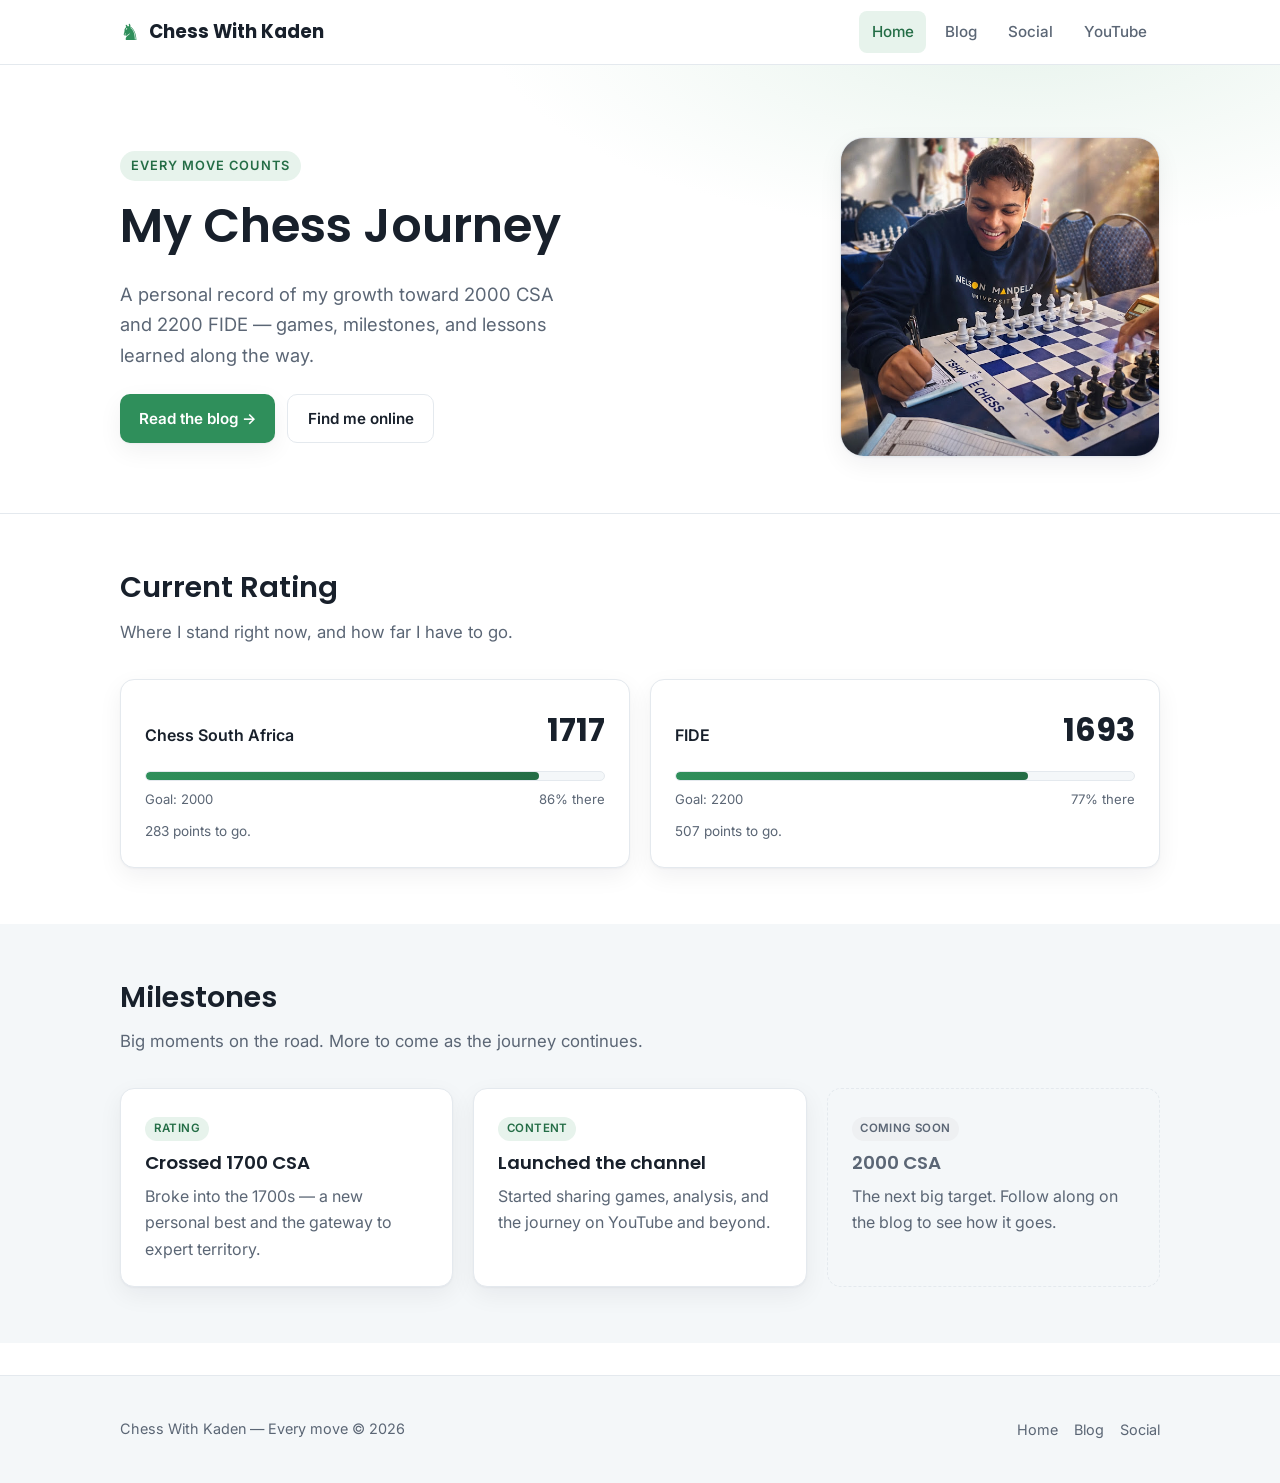
<file: index.html>
<!DOCTYPE html>
<html lang="en">
<head>
  <meta charset="UTF-8" />
  <meta name="viewport" content="width=device-width, initial-scale=1.0" />
  <title>Chess With Kaden — My Chess Journey</title>
  <meta name="description" content="Follow Kaden's chess journey — rating progress, milestones, content and more. Chasing 2000 CSA and 2200 FIDE." />

  <link rel="apple-touch-icon" sizes="180x180" href="favicon_io/apple-touch-icon.png" />
  <link rel="icon" type="image/png" sizes="32x32" href="favicon_io/favicon-32x32.png" />
  <link rel="icon" type="image/png" sizes="16x16" href="favicon_io/favicon-16x16.png" />
  <link rel="manifest" href="favicon_io/site.webmanifest" />

  <link rel="preconnect" href="https://fonts.googleapis.com" />
  <link rel="preconnect" href="https://fonts.gstatic.com" crossorigin />
  <link href="https://fonts.googleapis.com/css2?family=Inter:wght@400;500;600&family=Poppins:wght@500;600;700&display=swap" rel="stylesheet" />
  <link rel="stylesheet" href="style.css" />
</head>
<body>

  <header class="site-nav">
    <div class="container nav-inner">
      <a href="index.html" class="brand"><span class="piece">&#9822;</span> Chess With Kaden</a>
      <button class="nav-toggle" aria-label="Toggle menu" aria-expanded="false">&#9776;</button>
      <ul class="nav-links">
        <li><a href="index.html" class="active">Home</a></li>
        <li><a href="blog.html">Blog</a></li>
        <li><a href="social.html">Social</a></li>
        <li><a href="https://youtube.com/@ChessWithKaden" target="_blank" rel="noopener">YouTube</a></li>
      </ul>
    </div>
  </header>

  <section class="hero">
    <div class="container hero-grid">
      <div>
        <span class="eyebrow">Every move counts</span>
        <h1>My Chess Journey</h1>
        <p class="lead">A personal record of my growth toward 2000 CSA and 2200 FIDE — games, milestones, and lessons learned along the way.</p>
        <div class="btn-row">
          <a href="blog.html" class="btn btn-primary">Read the blog &rarr;</a>
          <a href="social.html" class="btn btn-ghost">Find me online</a>
        </div>
      </div>
      <img class="hero-avatar" src="Images/chess with kaden yt profle image.jpg" alt="Chess With Kaden" />
    </div>
  </section>

  <section class="section">
    <div class="container">
      <div class="section-head">
        <h2>Current Rating</h2>
        <p>Where I stand right now, and how far I have to go.</p>
      </div>

      <div class="grid grid-2">
        <div class="card rating-card">
          <div class="rating-top">
            <span class="label">Chess South Africa</span>
            <span class="score">1717</span>
          </div>
          <div class="progress"><span style="width: 85.85%"></span></div>
          <div class="progress-meta">
            <span>Goal: 2000</span>
            <span>86% there</span>
          </div>
          <p class="sub" style="margin:.6rem 0 0">283 points to go.</p>
        </div>

        <div class="card rating-card">
          <div class="rating-top">
            <span class="label">FIDE</span>
            <span class="score">1693</span>
          </div>
          <div class="progress"><span style="width: 76.95%"></span></div>
          <div class="progress-meta">
            <span>Goal: 2200</span>
            <span>77% there</span>
          </div>
          <p class="sub" style="margin:.6rem 0 0">507 points to go.</p>
        </div>
      </div>
    </div>
  </section>

  <section class="section soft">
    <div class="container">
      <div class="section-head">
        <h2>Milestones</h2>
        <p>Big moments on the road. More to come as the journey continues.</p>
      </div>

      <div class="grid grid-3">
        <div class="card">
          <span class="tag">Rating</span>
          <h3 style="margin-top:.7rem">Crossed 1700 CSA</h3>
          <p style="margin-bottom:0">Broke into the 1700s — a new personal best and the gateway to expert territory.</p>
        </div>
        <div class="card">
          <span class="tag">Content</span>
          <h3 style="margin-top:.7rem">Launched the channel</h3>
          <p style="margin-bottom:0">Started sharing games, analysis, and the journey on YouTube and beyond.</p>
        </div>
        <div class="card" style="border-style:dashed; box-shadow:none; background:transparent;">
          <span class="tag" style="background:#eef0f2; color:var(--text-muted)">Coming soon</span>
          <h3 style="margin-top:.7rem; color:var(--text-muted)">2000 CSA</h3>
          <p style="margin-bottom:0">The next big target. Follow along on the blog to see how it goes.</p>
        </div>
      </div>
    </div>
  </section>

  <footer class="site-footer">
    <div class="container footer-inner">
      <p>Chess With Kaden — Every move &copy; 2026</p>
      <ul class="footer-links">
        <li><a href="index.html">Home</a></li>
        <li><a href="blog.html">Blog</a></li>
        <li><a href="social.html">Social</a></li>
      </ul>
    </div>
  </footer>

  <script>
    const toggle = document.querySelector('.nav-toggle');
    const links = document.querySelector('.nav-links');
    toggle?.addEventListener('click', () => {
      const open = links.classList.toggle('open');
      toggle.setAttribute('aria-expanded', open);
    });
  </script>
</body>
</html>
</file>
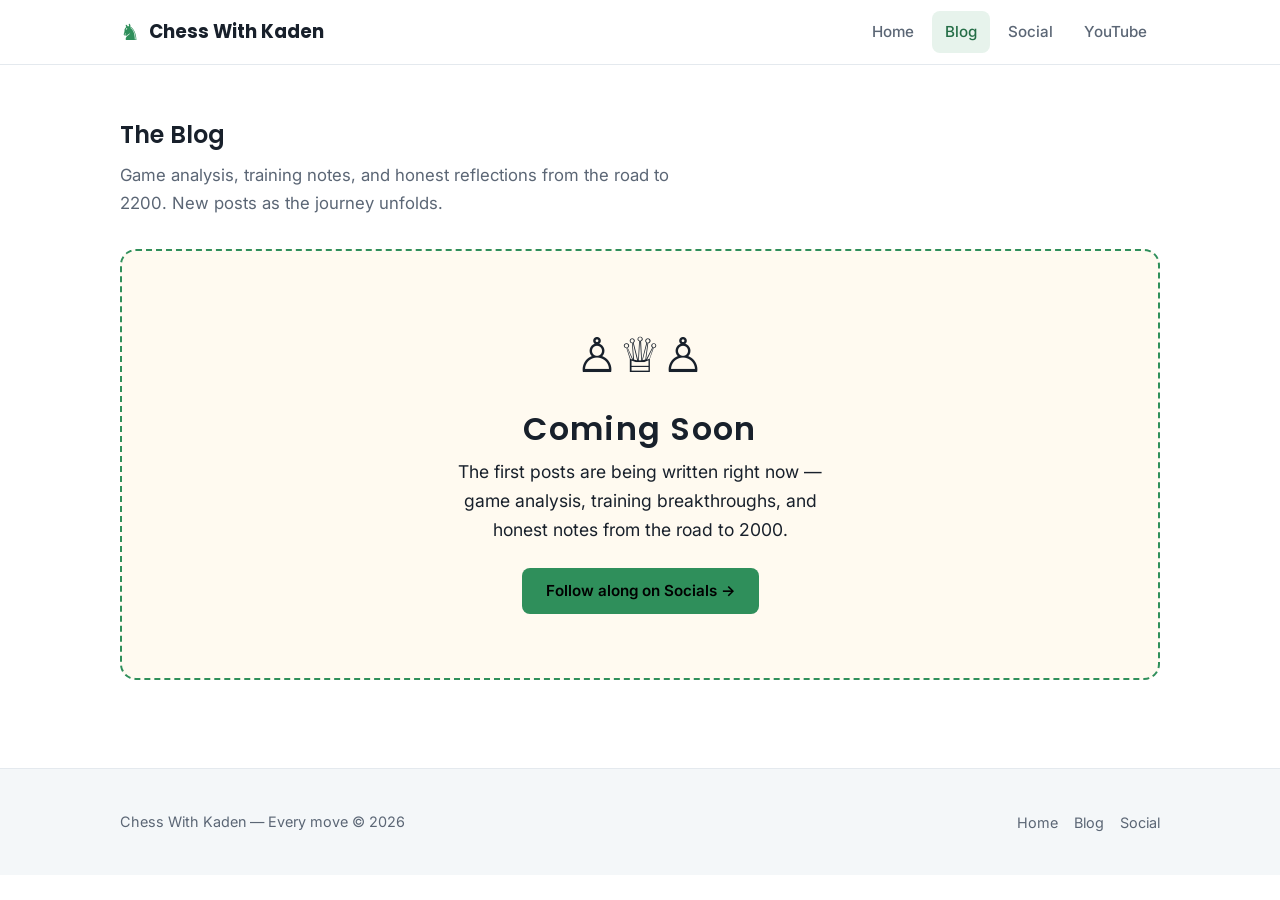
<file: blog.html>
<!DOCTYPE html>
<html lang="en">
<head>
  <meta charset="UTF-8" />
  <meta name="viewport" content="width=device-width, initial-scale=1.0" />
  <title>Blog — Chess With Kaden</title>
  <meta name="description" content="Chess With Kaden's blog — game analysis, training notes, and reflections on the road to 2000." />

  <link rel="apple-touch-icon" sizes="180x180" href="favicon_io/apple-touch-icon.png" />
  <link rel="icon" type="image/png" sizes="32x32" href="favicon_io/favicon-32x32.png" />
  <link rel="icon" type="image/png" sizes="16x16" href="favicon_io/favicon-16x16.png" />
  <link rel="manifest" href="favicon_io/site.webmanifest" />

  <link rel="preconnect" href="https://fonts.googleapis.com" />
  <link rel="preconnect" href="https://fonts.gstatic.com" crossorigin />
  <link href="https://fonts.googleapis.com/css2?family=Inter:wght@400;500;600&family=Poppins:wght@500;600;700&display=swap" rel="stylesheet" />
  <link rel="stylesheet" href="style.css" />
</head>
<body>

  <header class="site-nav">
    <div class="container nav-inner">
      <a href="index.html" class="brand"><span class="piece">&#9822;</span> Chess With Kaden</a>
      <button class="nav-toggle" aria-label="Toggle menu" aria-expanded="false">&#9776;</button>
      <ul class="nav-links">
        <li><a href="index.html">Home</a></li>
        <li><a href="blog.html" class="active">Blog</a></li>
        <li><a href="social.html">Social</a></li>
        <li><a href="https://youtube.com/@ChessWithKaden" target="_blank" rel="noopener">YouTube</a></li>
      </ul>
    </div>
  </header>

  <section class="section">
    <div class="container">
      <div class="section-head">
        <h1>The Blog</h1>
        <p>Game analysis, training notes, and honest reflections from the road to 2200. New posts as the journey unfolds.</p>
      </div>

      <div style="text-align:center; padding:4rem 1rem; border:2px dashed var(--accent, #f0a500); border-radius:1rem; background:rgba(240,165,0,.06);">
        <div style="font-size:3rem; margin-bottom:1rem;">&#9817;&#9813;&#9817;</div>
        <h2 style="font-size:2rem; margin:0 0 .5rem; letter-spacing:.04em;">Coming Soon</h2>
        <p style="font-size:1.1rem; color:var(--muted); max-width:34ch; margin:0 auto 1.5rem;">
          The first posts are being written right now — game analysis, training breakthroughs, and honest notes from the road to 2000.
        </p>
        <a href="social.html" class="btn" style="display:inline-block; padding:.65rem 1.5rem; background:var(--accent,#f0a500); color:#000; font-weight:600; border-radius:.5rem; text-decoration:none;">
          Follow along on Socials &rarr;
        </a>
      </div>
    </div>
  </section>

  <footer class="site-footer">
    <div class="container footer-inner">
      <p>Chess With Kaden — Every move &copy; 2026</p>
      <ul class="footer-links">
        <li><a href="index.html">Home</a></li>
        <li><a href="blog.html">Blog</a></li>
        <li><a href="social.html">Social</a></li>
      </ul>
    </div>
  </footer>

  <script>
    const toggle = document.querySelector('.nav-toggle');
    const links = document.querySelector('.nav-links');
    toggle?.addEventListener('click', () => {
      const open = links.classList.toggle('open');
      toggle.setAttribute('aria-expanded', open);
    });
  </script>
</body>
</html>
</file>
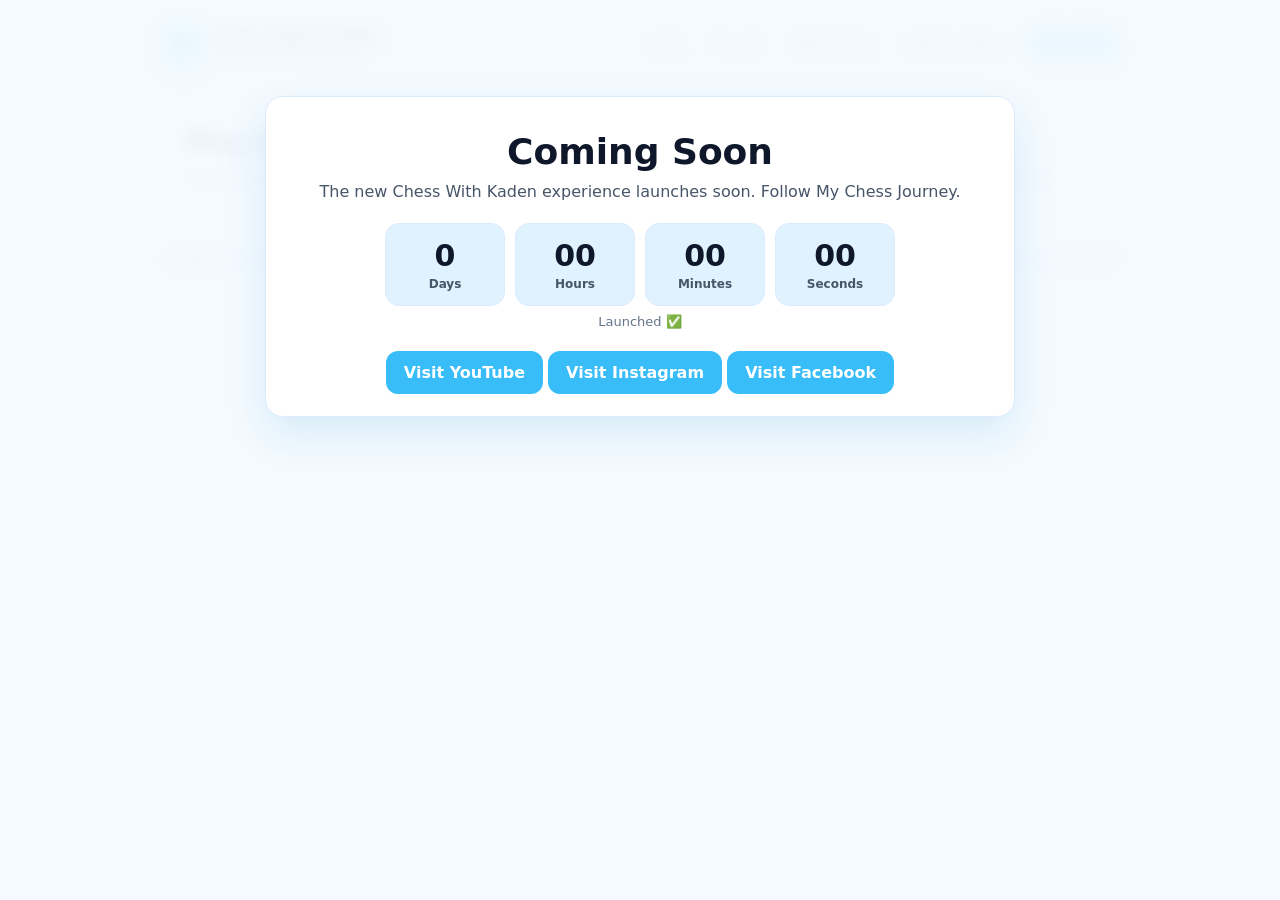
<file: index-dev.html>
<!DOCTYPE html>
<html lang="en">
<head>
  <meta charset="UTF-8" />
  <meta name="viewport" content="width=device-width, initial-scale=1.0"/>
  <title>Chess With Kaden</title>
  <meta name="description" content="Chess With Kaden — practical chess improvement." />

  <style>
    :root{
      --bg:#f4faff;
      --panel:#ffffff;
      --accent:#38bdf8;
      --accent-soft:#e0f2fe;
      --text:#0f172a;
      --muted:#475569;
      --line:#dbeafe;
      --radius:14px;
      --max: 1000px;
    }

    *{box-sizing:border-box}
    body{
      margin:0;
      font-family:system-ui,-apple-system,Segoe UI,Roboto,Arial;
      background:var(--bg);
      color:var(--text);
    }

    body::before{
      content:"";
      position:fixed;
      inset:0;
      pointer-events:none;
      opacity:.35;
      z-index:-1;
      background:
        linear-gradient(45deg, rgba(56,189,248,.08) 25%, transparent 25%) 0 0/44px 44px,
        linear-gradient(45deg, transparent 75%, rgba(56,189,248,.08) 75%) 0 0/44px 44px,
        linear-gradient(45deg, rgba(56,189,248,.08) 25%, transparent 25%) 22px 22px/44px 44px,
        linear-gradient(45deg, transparent 75%, rgba(56,189,248,.08) 75%) 22px 22px/44px 44px;
    }

    a{color:inherit;text-decoration:none}
    .wrap{max-width:var(--max);margin:0 auto;padding:24px}

    header{
      display:flex;
      justify-content:space-between;
      align-items:center;
      gap:12px;
      flex-wrap:wrap;
      padding-bottom:16px;
      border-bottom:1px solid var(--line);
    }

    .brand{
      display:flex;
      align-items:center;
      gap:12px;
    }

    .mark{
      width:40px;height:40px;
      border-radius:12px;
      background:linear-gradient(135deg,#38bdf8,#7dd3fc);
      display:grid;
      place-items:center;
      box-shadow:0 10px 22px rgba(56,189,248,.18);
      font-size:20px;
    }

    .brand h1{margin:0;font-size:16px}
    .brand p{margin:2px 0 0;font-size:12px;color:var(--muted)}

    nav{
      display:flex;
      gap:10px;
      flex-wrap:wrap;
      align-items:center;
    }

    .link{
      padding:8px 12px;
      border-radius:10px;
      font-size:13px;
      color:var(--muted);
    }

    .link:hover{
      background:var(--accent-soft);
      color:var(--text);
    }

    .link.primary{
      background:var(--accent);
      color:#fff;
      font-weight:600;
    }

    .hero{
      margin-top:24px;
      padding:20px;
      border-radius:var(--radius);
      background:var(--panel);
      border:1px solid var(--line);
    }

    .hero h2{
      margin:0 0 8px;
      font-size:28px;
      letter-spacing:-.4px;
    }

    .hero p{
      margin:0;
      color:var(--muted);
      line-height:1.6;
    }

    footer{
      margin-top:24px;
      padding-top:14px;
      border-top:1px solid var(--line);
      color:var(--muted);
      font-size:12px;
      display:flex;
      justify-content:space-between;
      flex-wrap:wrap;
    }

    /* ===== COMING SOON OVERLAY ===== */

    #comingSoonOverlay{
      position:fixed;
      inset:0;
      z-index:9999;
      display:none;
      padding:24px;
      background:rgba(244,250,255,.95);
      backdrop-filter:blur(8px);
    }

    .cs-card{
      max-width:750px;
      margin:8vh auto 0;
      background:#fff;
      border:1px solid #dbeafe;
      border-radius:18px;
      padding:22px;
      box-shadow:0 18px 40px rgba(2,132,199,.12);
      text-align:center;
    }

    .cs-card h1{
      margin:12px 0 6px;
      font-size:36px;
    }

    .cs-card p{
      margin:0;
      color:#475569;
      line-height:1.7;
    }

    /* Countdown */

    .countdown{
      display:flex;
      gap:10px;
      justify-content:center;
      flex-wrap:wrap;
      margin:18px 0 8px;
    }

    .cd-box{
      width:120px;
      padding:14px 10px;
      border-radius:14px;
      border:1px solid #dbeafe;
      background:#e0f2fe;
    }

    .cd-num{
      font-size:30px;
      font-weight:900;
      color:#0f172a;
    }

    .cd-label{
      margin-top:4px;
      font-size:12px;
      color:#475569;
      font-weight:700;
    }

    .launch-note{
      font-size:13px;
      color:#64748b;
      margin-bottom:12px;
    }

    .cs-btn{
      display:inline-block;
      margin-top:10px;
      padding:12px 18px;
      border-radius:12px;
      background:#38bdf8;
      color:#fff;
      font-weight:800;
    }

    .cs-btn:hover{opacity:.92}
  </style>
</head>

<body>
  <div class="wrap">

    <header>
      <a class="brand" href="index.html">
        <div class="mark">♞</div>
        <div>
          <h1>Chess With Kaden</h1>
          <p>Follow My Chess Journey</p>
        </div>
      </a>

      <nav>
        <a class="link" href="blog.html">Blog</a>
        <a class="link" href="course.html">Course</a>
        <a class="link" href="membership.html">Membership</a>
        <a class="link" href="rating-progress.html">Rating Progress</a>
        <a class="link primary" href="https://www.youtube.com/channel/UCrovZcgCHxl1PshHHDUH79w" target="_blank">YouTube</a>
      </nav>
    </header>

    <section class="hero">
      <h2>Play better chess with simple, winning ideas.</h2>
      <p>
        Practical improvement focused on real-game decision making,
        stronger endgames, and confident calculation.
      </p>
    </section>

    <footer>
      <span>© <span id="year"></span> Chess With Kaden</span>
      <span>Built for practical improvement</span>
    </footer>

  </div>

  <!-- Coming Soon Overlay -->
  <div id="comingSoonOverlay">
    <div class="cs-card">
      <h1>Coming Soon</h1>
      <p>
        The new Chess With Kaden experience launches soon.
        Follow My Chess Journey.
      </p>

      <div class="countdown">
        <div class="cd-box">
          <div class="cd-num" id="cdDays">0</div>
          <div class="cd-label">Days</div>
        </div>
        <div class="cd-box">
          <div class="cd-num" id="cdHours">00</div>
          <div class="cd-label">Hours</div>
        </div>
        <div class="cd-box">
          <div class="cd-num" id="cdMins">00</div>
          <div class="cd-label">Minutes</div>
        </div>
        <div class="cd-box">
          <div class="cd-num" id="cdSecs">00</div>
          <div class="cd-label">Seconds</div>
        </div>
      </div>

      <div class="launch-note" id="launchNote">
        Launch date: 23 February 2026 • 18:00 (SAST)
      </div>

      <a class="cs-btn" href="https://www.youtube.com/channel/UCrovZcgCHxl1PshHHDUH79w" target="_blank">
        Visit YouTube
      </a>

      <a class="cs-btn" href="https://www.instagram.com/chess_with_kaden/" target="_blank">
        Visit Instagram
      </a>

      <a class="cs-btn" href="https://www.facebook.com/kaden.muller.3/"  target="_blank">
        Visit Facebook
      </a>
    </div>
  </div>

  <script>
    document.getElementById("year").textContent = new Date().getFullYear();

    const COMING_SOON = true;
    const preview = new URLSearchParams(location.search).get("preview") === "1";
    const overlay = document.getElementById("comingSoonOverlay");

    if (COMING_SOON && !preview) overlay.style.display = "block";

    // ===== COUNTDOWN TO 23 FEB 2026 18:00 SAST =====
    const releaseDate = new Date("2026-02-23T18:00:00+02:00").getTime();

    const dEl = document.getElementById("cdDays");
    const hEl = document.getElementById("cdHours");
    const mEl = document.getElementById("cdMins");
    const sEl = document.getElementById("cdSecs");
    const noteEl = document.getElementById("launchNote");

    function pad(n){ return String(n).padStart(2,"0"); }

    function updateCountdown(){
      const now = Date.now();
      let diff = releaseDate - now;

      if (diff <= 0){
        dEl.textContent = "0";
        hEl.textContent = "00";
        mEl.textContent = "00";
        sEl.textContent = "00";
        noteEl.textContent = "Launched ✅";
        return;
      }

      const totalSeconds = Math.floor(diff / 1000);
      const days = Math.floor(totalSeconds / (24 * 3600));
      const hours = Math.floor((totalSeconds % (24 * 3600)) / 3600);
      const minutes = Math.floor((totalSeconds % 3600) / 60);
      const seconds = totalSeconds % 60;

      dEl.textContent = days;
      hEl.textContent = pad(hours);
      mEl.textContent = pad(minutes);
      sEl.textContent = pad(seconds);
    }

    if (COMING_SOON && !preview){
      updateCountdown();
      setInterval(updateCountdown, 1000);
    }
  </script>

</body>
</html>
</file>
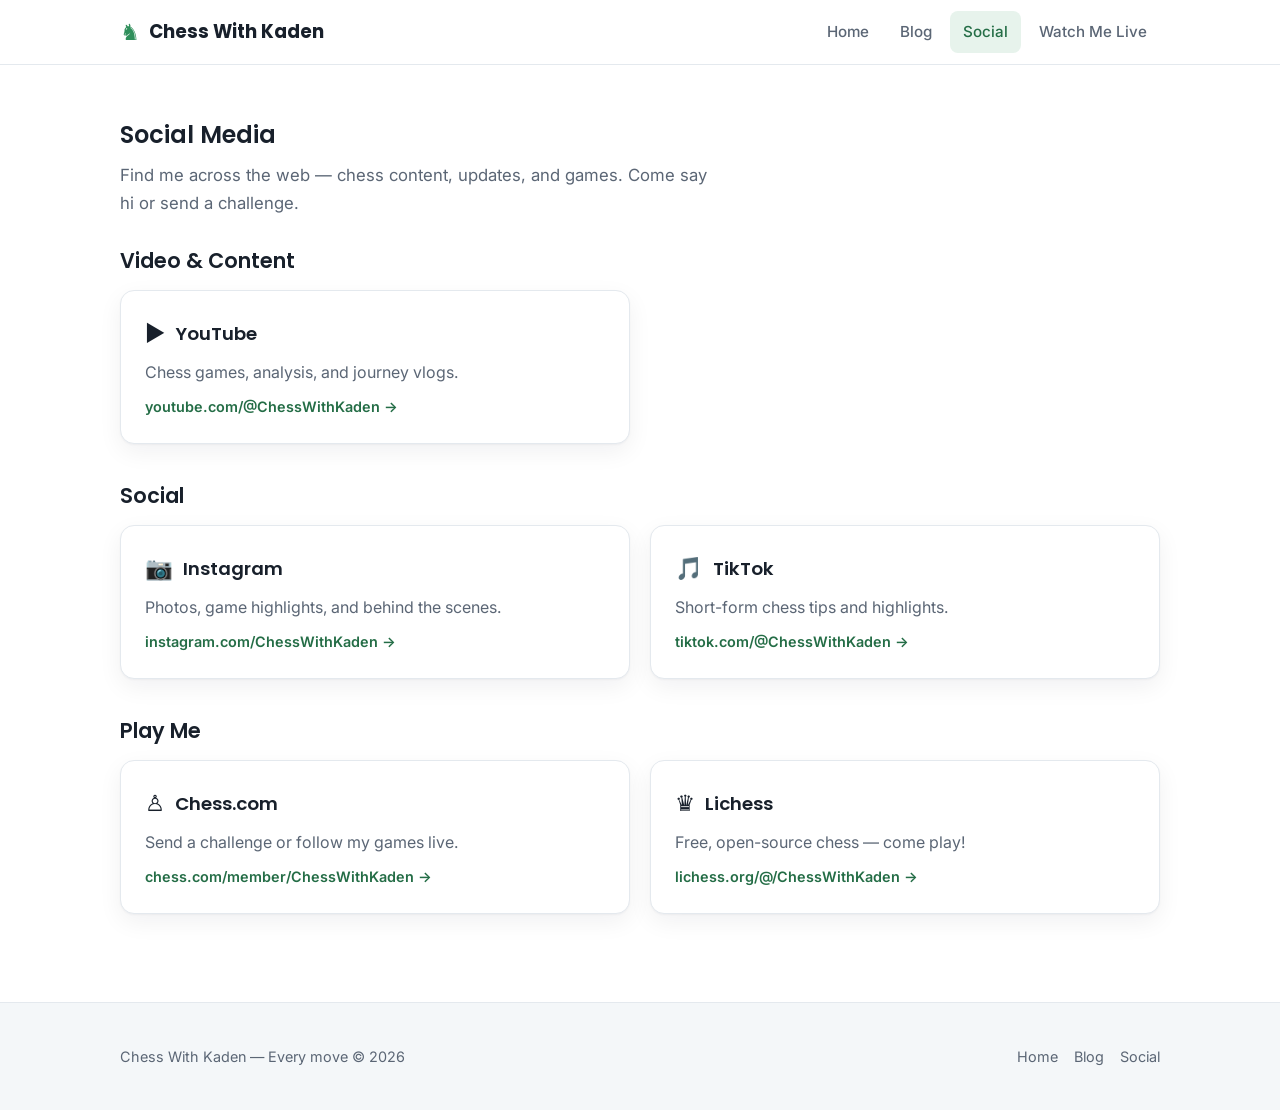
<file: social.html>
<!DOCTYPE html>
<html lang="en">
<head>
  <meta charset="UTF-8" />
  <meta name="viewport" content="width=device-width, initial-scale=1.0" />
  <title>Social Media — Chess With Kaden</title>
  <meta name="description" content="Find Chess With Kaden across the web — YouTube, TikTok, Instagram, X, Chess.com and Lichess." />

  <link rel="apple-touch-icon" sizes="180x180" href="favicon_io/apple-touch-icon.png" />
  <link rel="icon" type="image/png" sizes="32x32" href="favicon_io/favicon-32x32.png" />
  <link rel="icon" type="image/png" sizes="16x16" href="favicon_io/favicon-16x16.png" />
  <link rel="manifest" href="favicon_io/site.webmanifest" />

  <link rel="preconnect" href="https://fonts.googleapis.com" />
  <link rel="preconnect" href="https://fonts.gstatic.com" crossorigin />
  <link href="https://fonts.googleapis.com/css2?family=Inter:wght@400;500;600&family=Poppins:wght@500;600;700&display=swap" rel="stylesheet" />
  <link rel="stylesheet" href="style.css" />
</head>
<body>

  <header class="site-nav">
    <div class="container nav-inner">
      <a href="index.html" class="brand"><span class="piece">&#9822;</span> Chess With Kaden</a>
      <button class="nav-toggle" aria-label="Toggle menu" aria-expanded="false">&#9776;</button>
      <ul class="nav-links">
        <li><a href="index.html">Home</a></li>
        <li><a href="blog.html">Blog</a></li>
        <li><a href="social.html" class="active">Social</a></li>
        <li><a href="https://www.youtube.com/channel/UCrovZcgCHxl1PshHHDUH79w" target="_blank" rel="noopener">Watch Me Live</a></li>
      </ul>
    </div>
  </header>

  <section class="section">
    <div class="container">
      <div class="section-head">
        <h1>Social Media</h1>
        <p>Find me across the web — chess content, updates, and games. Come say hi or send a challenge.</p>
      </div>

      <h2 style="font-size:1.3rem; margin-bottom:1rem;">Video &amp; Content</h2>
      <div class="grid grid-2" style="margin-bottom:2.5rem;">
        <a class="card social-card" href="https://www.youtube.com/channel/UCrovZcgCHxl1PshHHDUH79w" target="_blank" rel="noopener">
          <div class="head"><span class="ico">&#9654;&#65039;</span><h3 style="margin:0">YouTube</h3></div>
          <p style="margin:.2rem 0 .5rem">Chess games, analysis, and journey vlogs.</p>
          <span class="handle read-more">youtube.com/@ChessWithKaden &rarr;</span>
        </a>
        
      </div>

      <h2 style="font-size:1.3rem; margin-bottom:1rem;">Social</h2>
      <div class="grid grid-2" style="margin-bottom:2.5rem;">
        <a class="card social-card" href="https://instagram.com/ChessWithKaden" target="_blank" rel="noopener">
          <div class="head"><span class="ico">&#128247;</span><h3 style="margin:0">Instagram</h3></div>
          <p style="margin:.2rem 0 .5rem">Photos, game highlights, and behind the scenes.</p>
          <span class="handle read-more">instagram.com/ChessWithKaden &rarr;</span>
        </a>
       <a class="card social-card" href="https://tiktok.com/@ChessWithKaden" target="_blank" rel="noopener">
          <div class="head"><span class="ico">&#127925;</span><h3 style="margin:0">TikTok</h3></div>
          <p style="margin:.2rem 0 .5rem">Short-form chess tips and highlights.</p>
          <span class="handle read-more">tiktok.com/@ChessWithKaden &rarr;</span>
        </a>
      </div>

      <h2 style="font-size:1.3rem; margin-bottom:1rem;">Play Me</h2>
      <div class="grid grid-2">
        <a class="card social-card" href="https://chess.com/member/ChessWithKaden" target="_blank" rel="noopener">
          <div class="head"><span class="ico">&#9817;</span><h3 style="margin:0">Chess.com</h3></div>
          <p style="margin:.2rem 0 .5rem">Send a challenge or follow my games live.</p>
          <span class="handle read-more">chess.com/member/ChessWithKaden &rarr;</span>
        </a>
        <a class="card social-card" href="https://lichess.org/@/ChessWithKaden" target="_blank" rel="noopener">
          <div class="head"><span class="ico">&#9819;</span><h3 style="margin:0">Lichess</h3></div>
          <p style="margin:.2rem 0 .5rem">Free, open-source chess — come play!</p>
          <span class="handle read-more">lichess.org/@/ChessWithKaden &rarr;</span>
        </a>
      </div>
    </div>
  </section>

  <footer class="site-footer">
    <div class="container footer-inner">
      <p>Chess With Kaden — Every move &copy; 2026</p>
      <ul class="footer-links">
        <li><a href="index.html">Home</a></li>
        <li><a href="blog.html">Blog</a></li>
        <li><a href="social.html">Social</a></li>
      </ul>
    </div>
  </footer>

  <script>
    const toggle = document.querySelector('.nav-toggle');
    const links = document.querySelector('.nav-links');
    toggle?.addEventListener('click', () => {
      const open = links.classList.toggle('open');
      toggle.setAttribute('aria-expanded', open);
    });
  </script>
</body>
</html>
</file>
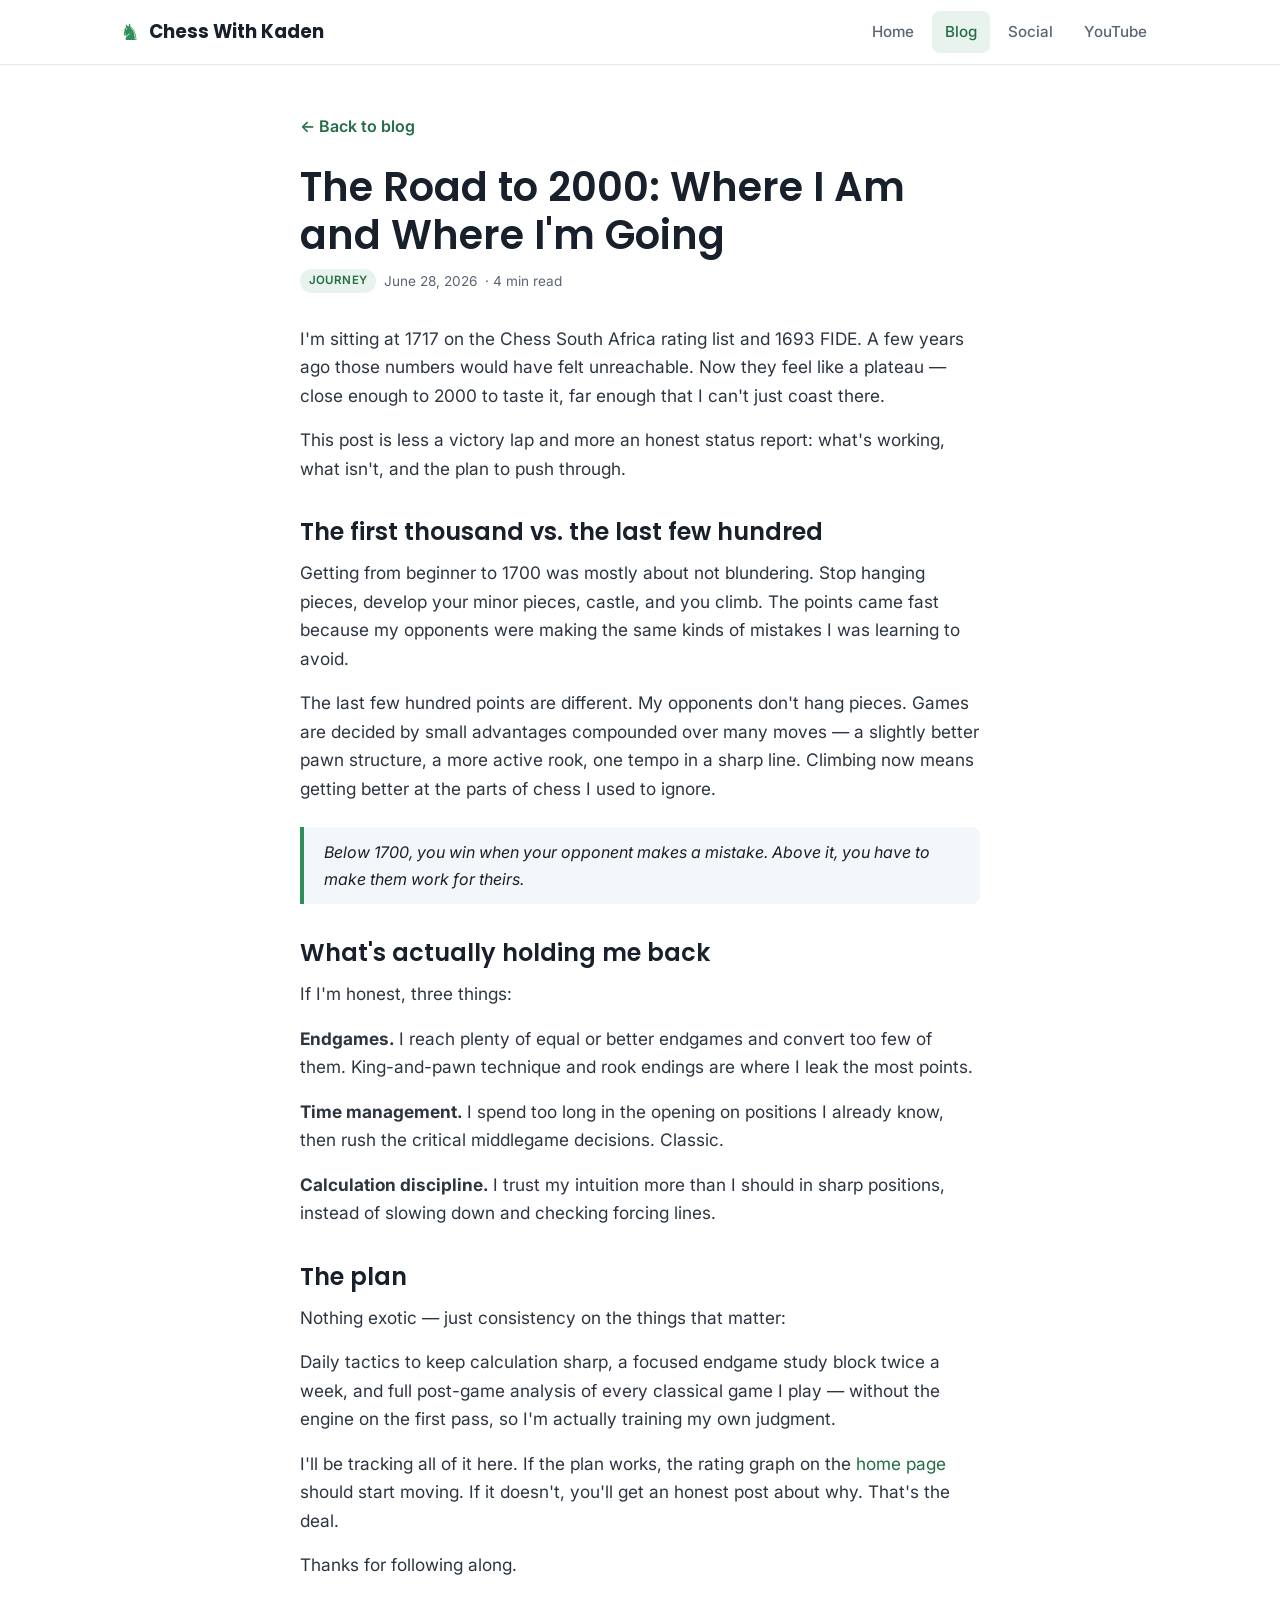
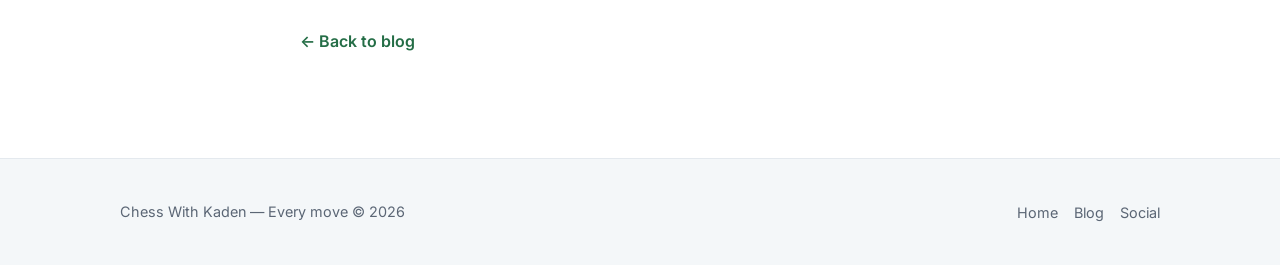
<file: posts/road-to-2000.html>
<!DOCTYPE html>
<html lang="en">
<head>
  <meta charset="UTF-8" />
  <meta name="viewport" content="width=device-width, initial-scale=1.0" />
  <title>The Road to 2000 — Chess With Kaden</title>
  <meta name="description" content="Sitting at 1717 CSA, here's my honest plan to break through to 2000." />

  <link rel="apple-touch-icon" sizes="180x180" href="../favicon_io/apple-touch-icon.png" />
  <link rel="icon" type="image/png" sizes="32x32" href="../favicon_io/favicon-32x32.png" />
  <link rel="icon" type="image/png" sizes="16x16" href="../favicon_io/favicon-16x16.png" />
  <link rel="manifest" href="../favicon_io/site.webmanifest" />

  <link rel="preconnect" href="https://fonts.googleapis.com" />
  <link rel="preconnect" href="https://fonts.gstatic.com" crossorigin />
  <link href="https://fonts.googleapis.com/css2?family=Inter:wght@400;500;600&family=Poppins:wght@500;600;700&display=swap" rel="stylesheet" />
  <link rel="stylesheet" href="../style.css" />
</head>
<body>

  <header class="site-nav">
    <div class="container nav-inner">
      <a href="../index.html" class="brand"><span class="piece">&#9822;</span> Chess With Kaden</a>
      <button class="nav-toggle" aria-label="Toggle menu" aria-expanded="false">&#9776;</button>
      <ul class="nav-links">
        <li><a href="../index.html">Home</a></li>
        <li><a href="../blog.html" class="active">Blog</a></li>
        <li><a href="../social.html">Social</a></li>
        <li><a href="https://youtube.com/@ChessWithKaden" target="_blank" rel="noopener">YouTube</a></li>
      </ul>
    </div>
  </header>

  <article class="article">
    <div class="container">
      <a href="../blog.html" class="back-link">&larr; Back to blog</a>
      <h1>The Road to 2000: Where I Am and Where I'm Going</h1>
      <div class="post-meta">
        <span class="tag">Journey</span>
        <span>June 28, 2026</span>
        <span>&middot; 4 min read</span>
      </div>

      <p>I'm sitting at 1717 on the Chess South Africa rating list and 1693 FIDE. A few years ago those numbers would have felt unreachable. Now they feel like a plateau — close enough to 2000 to taste it, far enough that I can't just coast there.</p>

      <p>This post is less a victory lap and more an honest status report: what's working, what isn't, and the plan to push through.</p>

      <h2>The first thousand vs. the last few hundred</h2>
      <p>Getting from beginner to 1700 was mostly about not blundering. Stop hanging pieces, develop your minor pieces, castle, and you climb. The points came fast because my opponents were making the same kinds of mistakes I was learning to avoid.</p>

      <p>The last few hundred points are different. My opponents don't hang pieces. Games are decided by small advantages compounded over many moves — a slightly better pawn structure, a more active rook, one tempo in a sharp line. Climbing now means getting better at the parts of chess I used to ignore.</p>

      <blockquote>Below 1700, you win when your opponent makes a mistake. Above it, you have to make them work for theirs.</blockquote>

      <h2>What's actually holding me back</h2>
      <p>If I'm honest, three things:</p>
      <p><strong>Endgames.</strong> I reach plenty of equal or better endgames and convert too few of them. King-and-pawn technique and rook endings are where I leak the most points.</p>
      <p><strong>Time management.</strong> I spend too long in the opening on positions I already know, then rush the critical middlegame decisions. Classic.</p>
      <p><strong>Calculation discipline.</strong> I trust my intuition more than I should in sharp positions, instead of slowing down and checking forcing lines.</p>

      <h2>The plan</h2>
      <p>Nothing exotic — just consistency on the things that matter:</p>
      <p>Daily tactics to keep calculation sharp, a focused endgame study block twice a week, and full post-game analysis of every classical game I play — without the engine on the first pass, so I'm actually training my own judgment.</p>

      <p>I'll be tracking all of it here. If the plan works, the rating graph on the <a href="../index.html">home page</a> should start moving. If it doesn't, you'll get an honest post about why. That's the deal.</p>

      <p>Thanks for following along.</p>

      <a href="../blog.html" class="back-link" style="margin-top:2rem">&larr; Back to blog</a>
    </div>
  </article>

  <footer class="site-footer">
    <div class="container footer-inner">
      <p>Chess With Kaden — Every move &copy; 2026</p>
      <ul class="footer-links">
        <li><a href="../index.html">Home</a></li>
        <li><a href="../blog.html">Blog</a></li>
        <li><a href="../social.html">Social</a></li>
      </ul>
    </div>
  </footer>

  <script>
    const toggle = document.querySelector('.nav-toggle');
    const links = document.querySelector('.nav-links');
    toggle?.addEventListener('click', () => {
      const open = links.classList.toggle('open');
      toggle.setAttribute('aria-expanded', open);
    });
  </script>
</body>
</html>
</file>
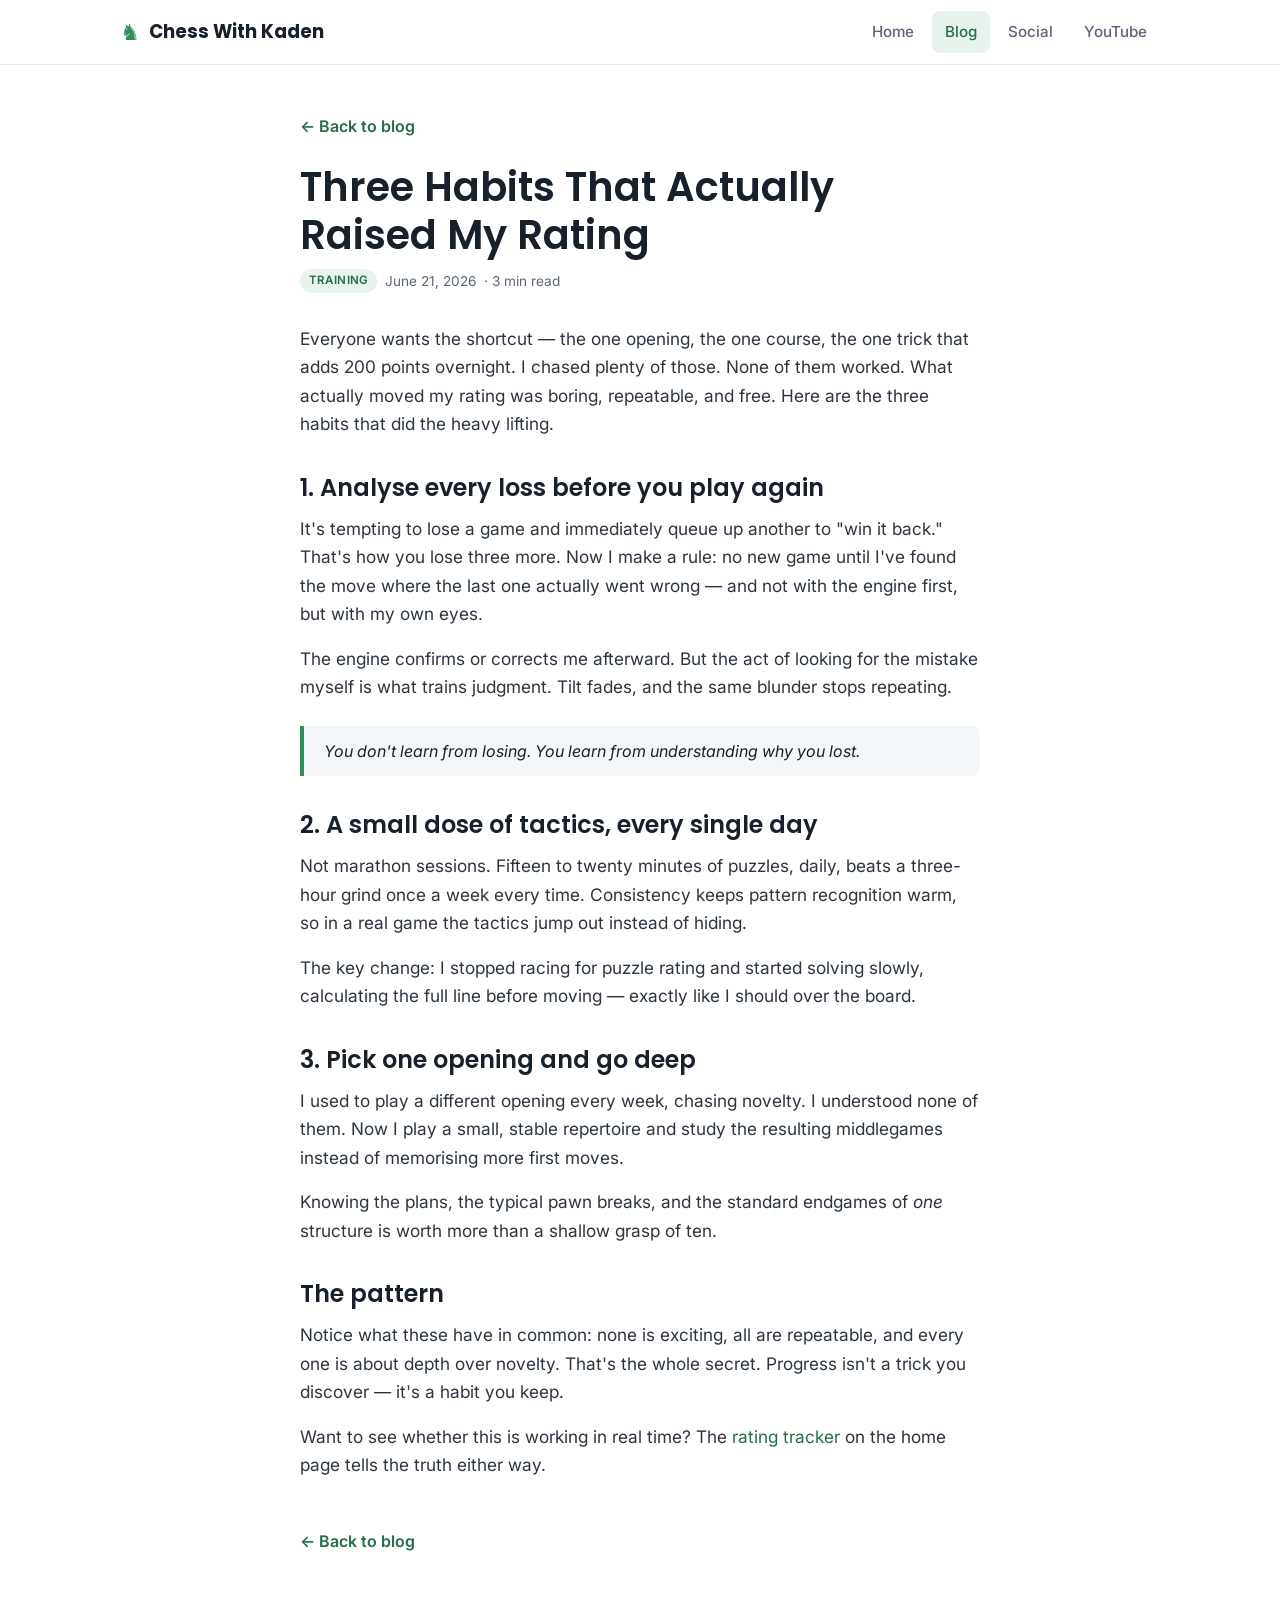
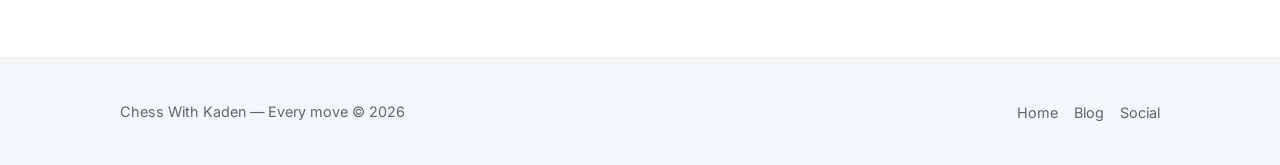
<file: posts/three-habits.html>
<!DOCTYPE html>
<html lang="en">
<head>
  <meta charset="UTF-8" />
  <meta name="viewport" content="width=device-width, initial-scale=1.0" />
  <title>Three Habits That Raised My Rating — Chess With Kaden</title>
  <meta name="description" content="The three unglamorous habits that gave me the biggest rating gains." />

  <link rel="apple-touch-icon" sizes="180x180" href="../favicon_io/apple-touch-icon.png" />
  <link rel="icon" type="image/png" sizes="32x32" href="../favicon_io/favicon-32x32.png" />
  <link rel="icon" type="image/png" sizes="16x16" href="../favicon_io/favicon-16x16.png" />
  <link rel="manifest" href="../favicon_io/site.webmanifest" />

  <link rel="preconnect" href="https://fonts.googleapis.com" />
  <link rel="preconnect" href="https://fonts.gstatic.com" crossorigin />
  <link href="https://fonts.googleapis.com/css2?family=Inter:wght@400;500;600&family=Poppins:wght@500;600;700&display=swap" rel="stylesheet" />
  <link rel="stylesheet" href="../style.css" />
</head>
<body>

  <header class="site-nav">
    <div class="container nav-inner">
      <a href="../index.html" class="brand"><span class="piece">&#9822;</span> Chess With Kaden</a>
      <button class="nav-toggle" aria-label="Toggle menu" aria-expanded="false">&#9776;</button>
      <ul class="nav-links">
        <li><a href="../index.html">Home</a></li>
        <li><a href="../blog.html" class="active">Blog</a></li>
        <li><a href="../social.html">Social</a></li>
        <li><a href="https://youtube.com/@ChessWithKaden" target="_blank" rel="noopener">YouTube</a></li>
      </ul>
    </div>
  </header>

  <article class="article">
    <div class="container">
      <a href="../blog.html" class="back-link">&larr; Back to blog</a>
      <h1>Three Habits That Actually Raised My Rating</h1>
      <div class="post-meta">
        <span class="tag">Training</span>
        <span>June 21, 2026</span>
        <span>&middot; 3 min read</span>
      </div>

      <p>Everyone wants the shortcut — the one opening, the one course, the one trick that adds 200 points overnight. I chased plenty of those. None of them worked. What actually moved my rating was boring, repeatable, and free. Here are the three habits that did the heavy lifting.</p>

      <h2>1. Analyse every loss before you play again</h2>
      <p>It's tempting to lose a game and immediately queue up another to "win it back." That's how you lose three more. Now I make a rule: no new game until I've found the move where the last one actually went wrong — and not with the engine first, but with my own eyes.</p>
      <p>The engine confirms or corrects me afterward. But the act of looking for the mistake myself is what trains judgment. Tilt fades, and the same blunder stops repeating.</p>

      <blockquote>You don't learn from losing. You learn from understanding why you lost.</blockquote>

      <h2>2. A small dose of tactics, every single day</h2>
      <p>Not marathon sessions. Fifteen to twenty minutes of puzzles, daily, beats a three-hour grind once a week every time. Consistency keeps pattern recognition warm, so in a real game the tactics jump out instead of hiding.</p>
      <p>The key change: I stopped racing for puzzle rating and started solving slowly, calculating the full line before moving — exactly like I should over the board.</p>

      <h2>3. Pick one opening and go deep</h2>
      <p>I used to play a different opening every week, chasing novelty. I understood none of them. Now I play a small, stable repertoire and study the resulting middlegames instead of memorising more first moves.</p>
      <p>Knowing the plans, the typical pawn breaks, and the standard endgames of <em>one</em> structure is worth more than a shallow grasp of ten.</p>

      <h2>The pattern</h2>
      <p>Notice what these have in common: none is exciting, all are repeatable, and every one is about depth over novelty. That's the whole secret. Progress isn't a trick you discover — it's a habit you keep.</p>

      <p>Want to see whether this is working in real time? The <a href="../index.html">rating tracker</a> on the home page tells the truth either way.</p>

      <a href="../blog.html" class="back-link" style="margin-top:2rem">&larr; Back to blog</a>
    </div>
  </article>

  <footer class="site-footer">
    <div class="container footer-inner">
      <p>Chess With Kaden — Every move &copy; 2026</p>
      <ul class="footer-links">
        <li><a href="../index.html">Home</a></li>
        <li><a href="../blog.html">Blog</a></li>
        <li><a href="../social.html">Social</a></li>
      </ul>
    </div>
  </footer>

  <script>
    const toggle = document.querySelector('.nav-toggle');
    const links = document.querySelector('.nav-links');
    toggle?.addEventListener('click', () => {
      const open = links.classList.toggle('open');
      toggle.setAttribute('aria-expanded', open);
    });
  </script>
</body>
</html>
</file>
<file: style.css>
/* =========================================================
   Chess With Kaden — shared stylesheet
   Clean & light theme
   ========================================================= */

:root {
  --bg:            #ffffff;
  --bg-soft:       #f4f7f9;
  --bg-card:       #ffffff;
  --text:          #18202b;
  --text-muted:    #5b6675;
  --border:        #e4e9ee;
  --accent:        #2f8f5b;   /* chess green */
  --accent-dark:   #246d46;
  --accent-soft:   #e7f3ec;
  --gold:          #d9a441;
  --shadow:        0 1px 2px rgba(16, 24, 40, .04), 0 8px 24px rgba(16, 24, 40, .06);
  --radius:        14px;
  --max:           1080px;
  --font-head:     "Poppins", system-ui, -apple-system, "Segoe UI", sans-serif;
  --font-body:     "Inter", system-ui, -apple-system, "Segoe UI", Roboto, sans-serif;
}

* { box-sizing: border-box; }

html { scroll-behavior: smooth; }

body {
  margin: 0;
  font-family: var(--font-body);
  color: var(--text);
  background: var(--bg);
  line-height: 1.65;
  -webkit-font-smoothing: antialiased;
}

h1, h2, h3 {
  font-family: var(--font-head);
  line-height: 1.2;
  color: var(--text);
  margin: 0 0 .5em;
  font-weight: 600;
}

p { margin: 0 0 1rem; color: var(--text-muted); }

a { color: var(--accent-dark); text-decoration: none; }
a:hover { text-decoration: underline; }

img { max-width: 100%; display: block; }

.container {
  width: 100%;
  max-width: var(--max);
  margin: 0 auto;
  padding: 0 1.25rem;
}

/* ---------- Navbar ---------- */
.site-nav {
  position: sticky;
  top: 0;
  z-index: 50;
  background: rgba(255, 255, 255, .85);
  backdrop-filter: saturate(180%) blur(10px);
  border-bottom: 1px solid var(--border);
}
.nav-inner {
  display: flex;
  align-items: center;
  justify-content: space-between;
  gap: 1rem;
  height: 64px;
}
.brand {
  display: inline-flex;
  align-items: center;
  gap: .55rem;
  font-family: var(--font-head);
  font-weight: 700;
  font-size: 1.15rem;
  color: var(--text);
}
.brand:hover { text-decoration: none; }
.brand .piece { color: var(--accent); font-size: 1.4rem; line-height: 1; }

.nav-links {
  list-style: none;
  display: flex;
  align-items: center;
  gap: .35rem;
  margin: 0;
  padding: 0;
}
.nav-links a {
  display: inline-block;
  padding: .5rem .8rem;
  border-radius: 8px;
  color: var(--text-muted);
  font-weight: 500;
  font-size: .95rem;
  transition: background .15s, color .15s;
}
.nav-links a:hover { background: var(--bg-soft); color: var(--text); text-decoration: none; }
.nav-links a.active { color: var(--accent-dark); background: var(--accent-soft); }

.nav-toggle {
  display: none;
  background: none;
  border: 1px solid var(--border);
  border-radius: 8px;
  padding: .4rem .55rem;
  cursor: pointer;
  font-size: 1.1rem;
  line-height: 1;
  color: var(--text);
}

/* ---------- Hero ---------- */
.hero {
  background:
    radial-gradient(900px 360px at 80% -10%, var(--accent-soft), transparent 60%),
    var(--bg);
  border-bottom: 1px solid var(--border);
  padding: 4.5rem 0 3.5rem;
}
.hero-grid {
  display: grid;
  grid-template-columns: 1.3fr .9fr;
  gap: 2.5rem;
  align-items: center;
}
.eyebrow {
  display: inline-block;
  font-size: .8rem;
  letter-spacing: .08em;
  text-transform: uppercase;
  font-weight: 600;
  color: var(--accent-dark);
  background: var(--accent-soft);
  padding: .3rem .7rem;
  border-radius: 999px;
  margin-bottom: 1rem;
}
.hero h1 { font-size: clamp(2rem, 4vw, 3rem); }
.hero p.lead { font-size: 1.15rem; max-width: 38ch; }

.hero-avatar {
  width: 100%;
  max-width: 320px;
  aspect-ratio: 1;
  margin-left: auto;
  border-radius: 24px;
  object-fit: cover;
  box-shadow: var(--shadow);
  border: 1px solid var(--border);
}

.btn-row { display: flex; flex-wrap: wrap; gap: .75rem; margin-top: 1.5rem; }
.btn {
  display: inline-flex;
  align-items: center;
  gap: .5rem;
  padding: .7rem 1.2rem;
  border-radius: 10px;
  font-weight: 600;
  font-size: .95rem;
  cursor: pointer;
  transition: transform .12s, box-shadow .15s, background .15s;
}
.btn:hover { text-decoration: none; transform: translateY(-1px); }
.btn-primary { background: var(--accent); color: #fff; box-shadow: var(--shadow); }
.btn-primary:hover { background: var(--accent-dark); color: #fff; }
.btn-ghost { background: #fff; color: var(--text); border: 1px solid var(--border); }
.btn-ghost:hover { background: var(--bg-soft); }

/* ---------- Sections ---------- */
.section { padding: 3.5rem 0; }
.section.soft { background: var(--bg-soft); }
.section-head { max-width: 60ch; margin-bottom: 2rem; }
.section-head h2 { font-size: 1.8rem; }
.section-head p { font-size: 1.05rem; margin-bottom: 0; }

/* ---------- Cards / grids ---------- */
.grid { display: grid; gap: 1.25rem; }
.grid-2 { grid-template-columns: repeat(2, 1fr); }
.grid-3 { grid-template-columns: repeat(3, 1fr); }

.card {
  background: var(--bg-card);
  border: 1px solid var(--border);
  border-radius: var(--radius);
  padding: 1.5rem;
  box-shadow: var(--shadow);
  transition: transform .15s, box-shadow .15s;
}
.card h3 { font-size: 1.15rem; }
a.card { color: inherit; display: block; }
a.card:hover { text-decoration: none; transform: translateY(-3px); box-shadow: 0 12px 32px rgba(16,24,40,.10); }

/* ---------- Rating widgets ---------- */
.rating-card .rating-top {
  display: flex; align-items: baseline; justify-content: space-between; gap: 1rem;
}
.rating-card .score { font-family: var(--font-head); font-weight: 700; font-size: 2rem; color: var(--text); }
.rating-card .label { font-weight: 600; color: var(--text); }
.rating-card .sub { font-size: .85rem; color: var(--text-muted); }

.progress {
  height: 10px;
  background: var(--bg-soft);
  border: 1px solid var(--border);
  border-radius: 999px;
  overflow: hidden;
  margin: .9rem 0 .5rem;
}
.progress > span {
  display: block;
  height: 100%;
  border-radius: 999px;
  background: linear-gradient(90deg, var(--accent), var(--accent-dark));
}
.progress-meta { display: flex; justify-content: space-between; font-size: .82rem; color: var(--text-muted); }

/* ---------- Social cards ---------- */
.social-card .head { display: flex; align-items: center; gap: .6rem; margin-bottom: .4rem; }
.social-card .ico { font-size: 1.4rem; }
.social-card .handle { font-size: .9rem; word-break: break-word; }

/* ---------- Blog ---------- */
.post-meta { font-size: .85rem; color: var(--text-muted); display: flex; gap: .5rem; flex-wrap: wrap; align-items: center; }
.tag {
  display: inline-block;
  font-size: .72rem;
  font-weight: 600;
  letter-spacing: .03em;
  text-transform: uppercase;
  color: var(--accent-dark);
  background: var(--accent-soft);
  padding: .15rem .55rem;
  border-radius: 999px;
}
.post-card h3 { margin-bottom: .35rem; }
.post-card .excerpt { color: var(--text-muted); margin: .5rem 0 .75rem; font-size: .97rem; }
.read-more { font-weight: 600; color: var(--accent-dark); }

/* Article (single post) */
.article { padding: 3rem 0; }
.article .container { max-width: 720px; }
.article h1 { font-size: clamp(1.8rem, 3.5vw, 2.5rem); margin-bottom: .6rem; }
.article .post-meta { margin-bottom: 2rem; }
.article p { font-size: 1.08rem; color: #2c3540; }
.article h2 { font-size: 1.5rem; margin-top: 2.2rem; }
.article blockquote {
  margin: 1.5rem 0;
  padding: .75rem 1.25rem;
  border-left: 4px solid var(--accent);
  background: var(--bg-soft);
  border-radius: 0 8px 8px 0;
  font-style: italic;
  color: var(--text);
}
.back-link { display: inline-block; margin-bottom: 1.5rem; font-weight: 600; }

/* ---------- Footer ---------- */
.site-footer {
  border-top: 1px solid var(--border);
  background: var(--bg-soft);
  padding: 2.5rem 0;
  margin-top: 2rem;
}
.footer-inner {
  display: flex; flex-wrap: wrap; gap: 1rem;
  justify-content: space-between; align-items: center;
}
.footer-inner p { margin: 0; font-size: .9rem; }
.footer-links { display: flex; gap: 1rem; list-style: none; margin: 0; padding: 0; }
.footer-links a { color: var(--text-muted); font-size: .9rem; }

/* ---------- Responsive ---------- */
@media (max-width: 820px) {
  .hero-grid { grid-template-columns: 1fr; }
  .hero-avatar { margin: 0 auto; order: -1; }
  .grid-3 { grid-template-columns: repeat(2, 1fr); }
}
@media (max-width: 640px) {
  .nav-toggle { display: inline-block; }
  .nav-links {
    position: absolute;
    top: 64px; left: 0; right: 0;
    flex-direction: column;
    align-items: stretch;
    gap: 0;
    background: #fff;
    border-bottom: 1px solid var(--border);
    padding: .5rem 1rem 1rem;
    display: none;
  }
  .nav-links.open { display: flex; }
  .nav-links a { padding: .7rem .6rem; border-radius: 8px; }
  .grid-2, .grid-3 { grid-template-columns: 1fr; }
}
</file>
